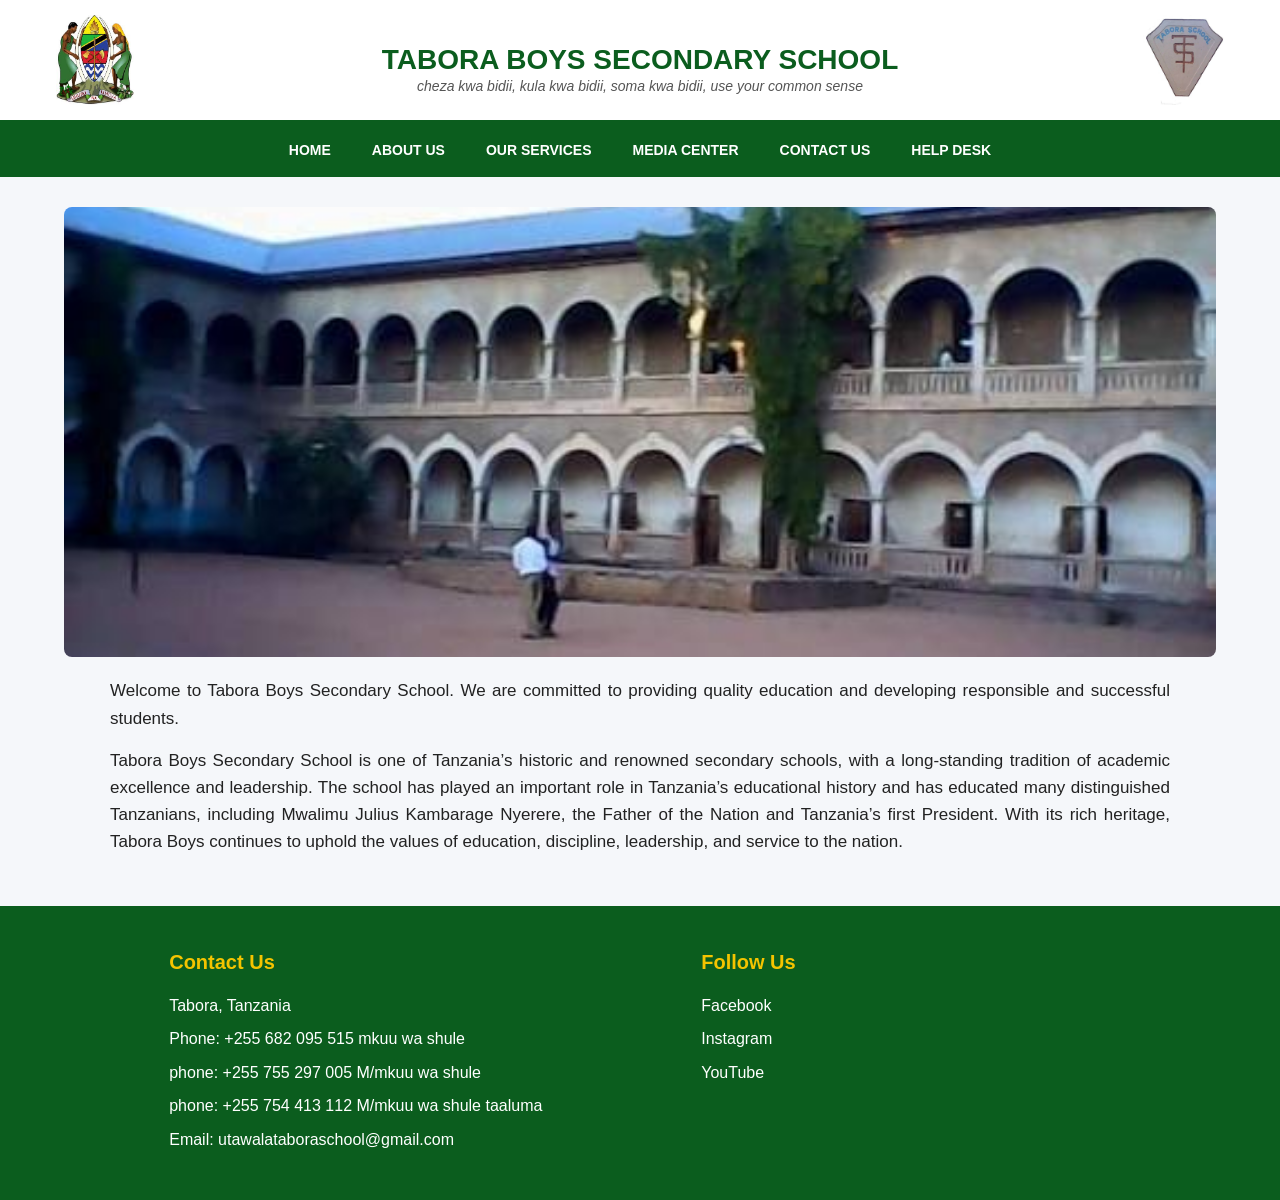
<file: index.html>
<!DOCTYPE html>
<html lang="en">
<head>
    <meta charset="UTF-8">
    <meta name="viewport" content="width=device-width, initial-scale=1.0">
    <title>TABORA BOYS SECONDARY SCHOOL</title>
    <link rel="stylesheet" href="style.css">
</head>
<body>
    <header>
        <img src="nembo ya taifa.jpg" alt="logo">
        <h2>TABORA BOYS SECONDARY SCHOOL</h2>
        <p>cheza kwa bidii, kula kwa bidii, soma kwa bidii, use your common sense</p>
        <img src="ts logo.jpg" alt="logo">
    </header>
    <nav class="navbar">
        <a href="index.html">HOME</a>
        <a href="about us.html">ABOUT US</a>
        <a href="our services.html">OUR SERVICES</a>
        <a href="media center.html">MEDIA CENTER</a>
        <a href="contact.html">CONTACT US</a>
        <a href="help desk.html">HELP DESK</a>

    </nav>
    <img src="ts bweni.jpg" alt="picha">
    <p>
            Welcome to Tabora Boys Secondary School.
            We are committed to providing quality education
            and developing responsible and successful students.
        </p>
        <p>
            Tabora Boys Secondary School is one of Tanzania’s historic and renowned secondary schools, with a long-standing tradition of academic excellence and leadership. The school has played an important role in Tanzania’s educational history and has educated many distinguished Tanzanians, including Mwalimu Julius Kambarage Nyerere, the Father of the Nation and Tanzania’s first President.

With its rich heritage, Tabora Boys continues to uphold the values of education, discipline, leadership, and service to the nation.
        </p>
    

<footer>
     <div>
        <h3>Contact Us</h3>
        <p>Tabora, Tanzania</p>
        <p>Phone: +255 682 095 515 mkuu wa shule</p>
        <p>phone: +255 755 297 005 M/mkuu wa shule</p>
        <p>phone: +255 754 413 112 M/mkuu wa shule taaluma</p>
        <p>Email: utawalataboraschool@gmail.com</p>
    </div>

    <div>
        <h3>Follow Us</h3>
        <p>
            <a href="#">Facebook</a>
        </p>
        <p>
            <a href="#">Instagram</a>
        </p>
            <p>
            <a href="#">YouTube</a>
        </p>
    </div>
</footer>
</body>
</html>
</file>
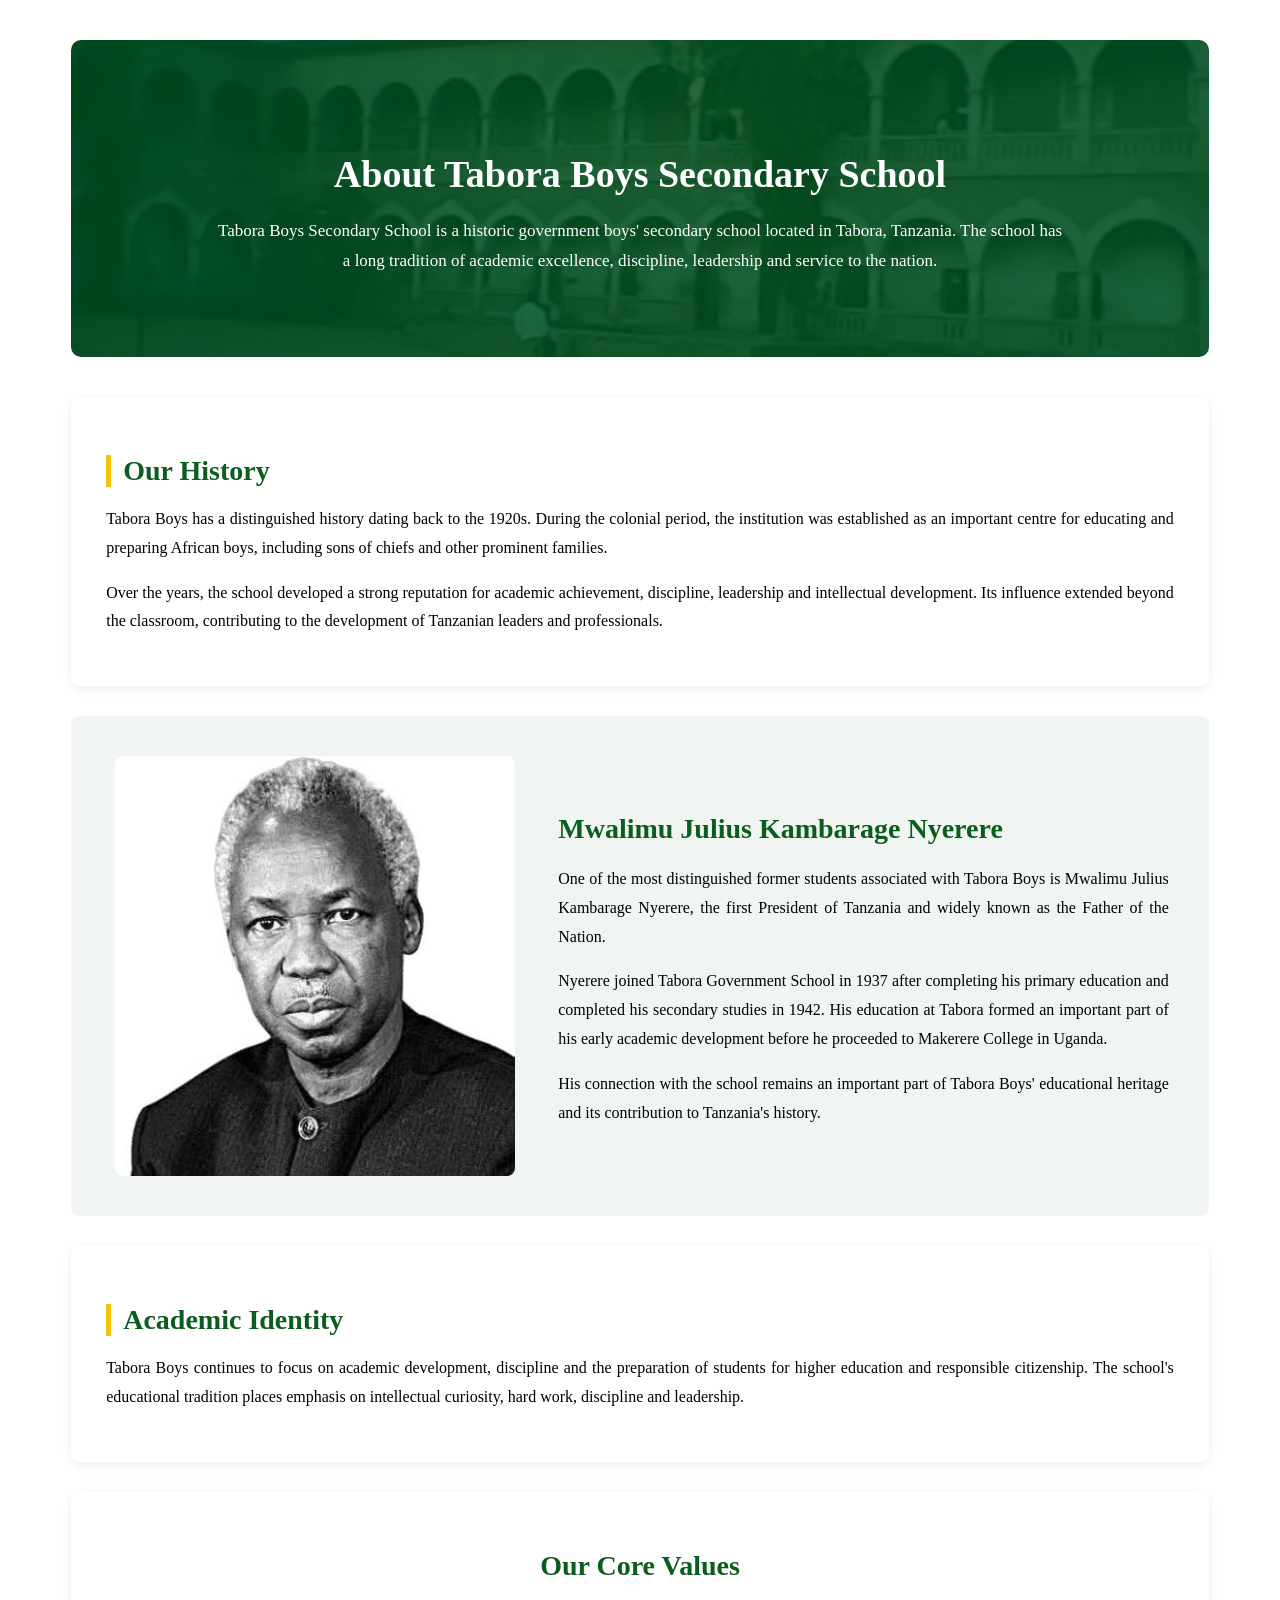
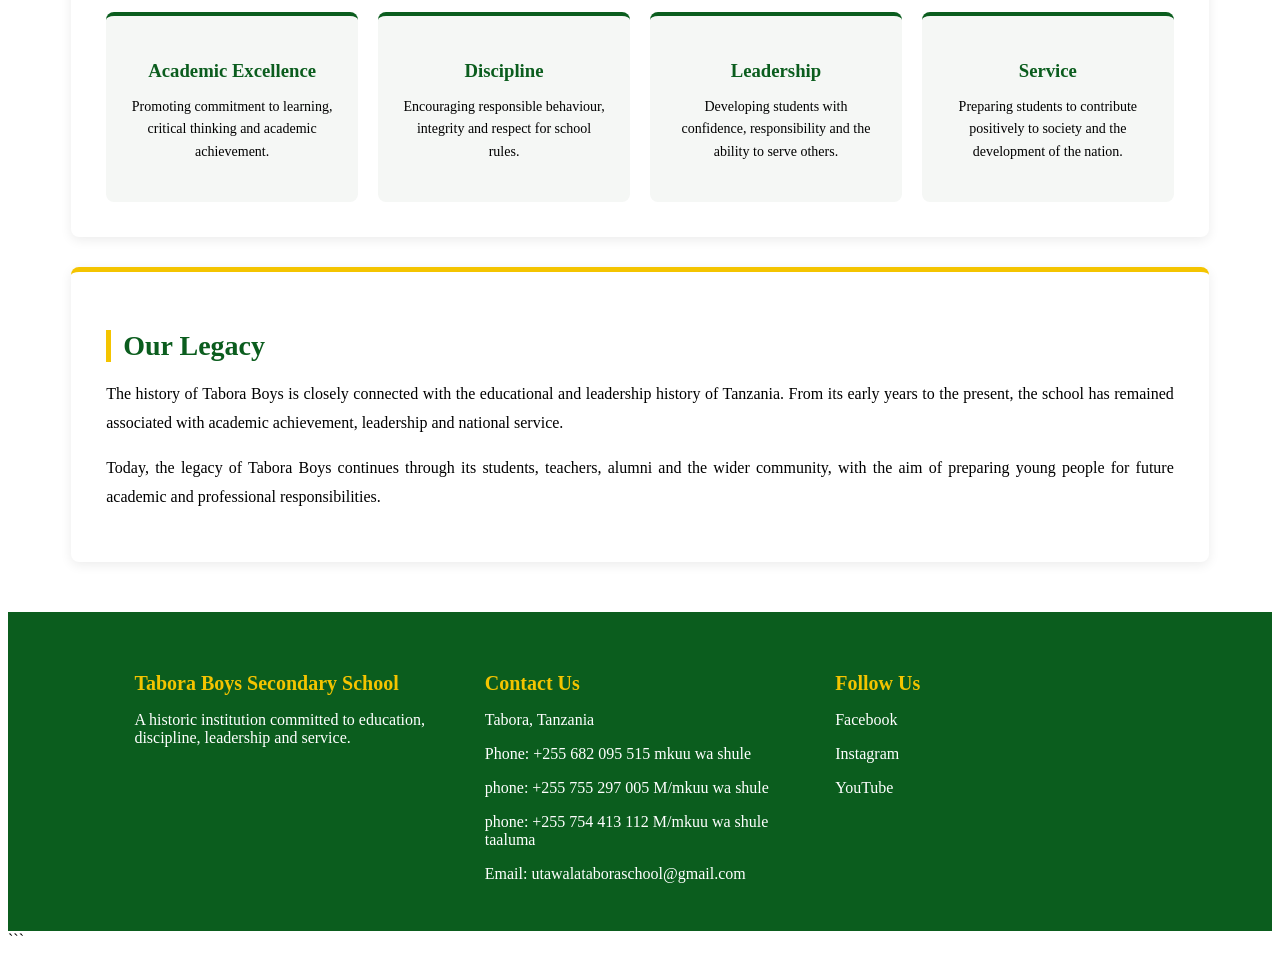
<file: about us.html>
<link rel="stylesheet" href="style1.css">
<body>
    <!-- ABOUT US -->
    <main class="about-container">

        <section class="about-hero">
            <h1>About Tabora Boys Secondary School</h1>

            <p>
                Tabora Boys Secondary School is a historic government boys'
                secondary school located in Tabora, Tanzania. The school has
                a long tradition of academic excellence, discipline,
                leadership and service to the nation.
            </p>
        </section>


        <!-- OUR HISTORY -->
        <section class="about-section">

            <h2>Our History</h2>

            <p>
                Tabora Boys has a distinguished history dating back to the
                1920s. During the colonial period, the institution was
                established as an important centre for educating and preparing
                African boys, including sons of chiefs and other prominent
                families.
            </p>

            <p>
                Over the years, the school developed a strong reputation for
                academic achievement, discipline, leadership and intellectual
                development. Its influence extended beyond the classroom,
                contributing to the development of Tanzanian leaders and
                professionals.
            </p>

        </section>


        <!-- NYERERE -->
        <section class="nyerere-section">

            <div class="nyerere-image">
                <img src="nyerere.jpg" alt="Mwalimu Julius Kambarage Nyerere">
            </div>

            <div class="nyerere-content">

                <h2>Mwalimu Julius Kambarage Nyerere</h2>

                <p>
                    One of the most distinguished former students associated
                    with Tabora Boys is Mwalimu Julius Kambarage Nyerere,
                    the first President of Tanzania and widely known as the
                    Father of the Nation.
                </p>

                <p>
                    Nyerere joined Tabora Government School in 1937 after
                    completing his primary education and completed his
                    secondary studies in 1942. His education at Tabora formed
                    an important part of his early academic development before
                    he proceeded to Makerere College in Uganda.
                </p>

                <p>
                    His connection with the school remains an important part
                    of Tabora Boys' educational heritage and its contribution
                    to Tanzania's history.
                </p>

            </div>

        </section>


        <!-- ACADEMIC IDENTITY -->
        <section class="about-section">

            <h2>Academic Identity</h2>

            <p>
                Tabora Boys continues to focus on academic development,
                discipline and the preparation of students for higher
                education and responsible citizenship. The school's
                educational tradition places emphasis on intellectual
                curiosity, hard work, discipline and leadership.
            </p>

        </section>


        <!-- SCHOOL VALUES -->
        <section class="values-section">

            <h2>Our Core Values</h2>

            <div class="values-container">

                <div class="value-card">
                    <h3>Academic Excellence</h3>
                    <p>
                        Promoting commitment to learning, critical thinking
                        and academic achievement.
                    </p>
                </div>

                <div class="value-card">
                    <h3>Discipline</h3>
                    <p>
                        Encouraging responsible behaviour, integrity and
                        respect for school rules.
                    </p>
                </div>

                <div class="value-card">
                    <h3>Leadership</h3>
                    <p>
                        Developing students with confidence, responsibility
                        and the ability to serve others.
                    </p>
                </div>

                <div class="value-card">
                    <h3>Service</h3>
                    <p>
                        Preparing students to contribute positively to
                        society and the development of the nation.
                    </p>
                </div>

            </div>

        </section>


        <!-- LEGACY -->
        <section class="legacy-section">

            <h2>Our Legacy</h2>

            <p>
                The history of Tabora Boys is closely connected with the
                educational and leadership history of Tanzania. From its
                early years to the present, the school has remained associated
                with academic achievement, leadership and national service.
            </p>

            <p>
                Today, the legacy of Tabora Boys continues through its
                students, teachers, alumni and the wider community, with the
                aim of preparing young people for future academic and
                professional responsibilities.
            </p>

        </section>

    </main>


    <!-- FOOTER -->
    <footer>

        <div>
            <h3>Tabora Boys Secondary School</h3>
            <p>
                A historic institution committed to education,
                discipline, leadership and service.
            </p>
        </div>

        <div>
            <h3>Contact Us</h3>
             <p>Tabora, Tanzania</p>
            <p>Phone: +255 682 095 515 mkuu wa shule</p>
            <p>phone: +255 755 297 005 M/mkuu wa shule</p>
            <p>phone: +255 754 413 112 M/mkuu wa shule taaluma</p>
            <p>Email: utawalataboraschool@gmail.com</p>
        </div>

        <div>
            <h3>Follow Us</h3>
            <p><a href="#">Facebook</a></p>
            <p><a href="#">Instagram</a></p>
            <p><a href="#">YouTube</a></p>
        </div>

    </footer>

</body>
</html>
```
</file>
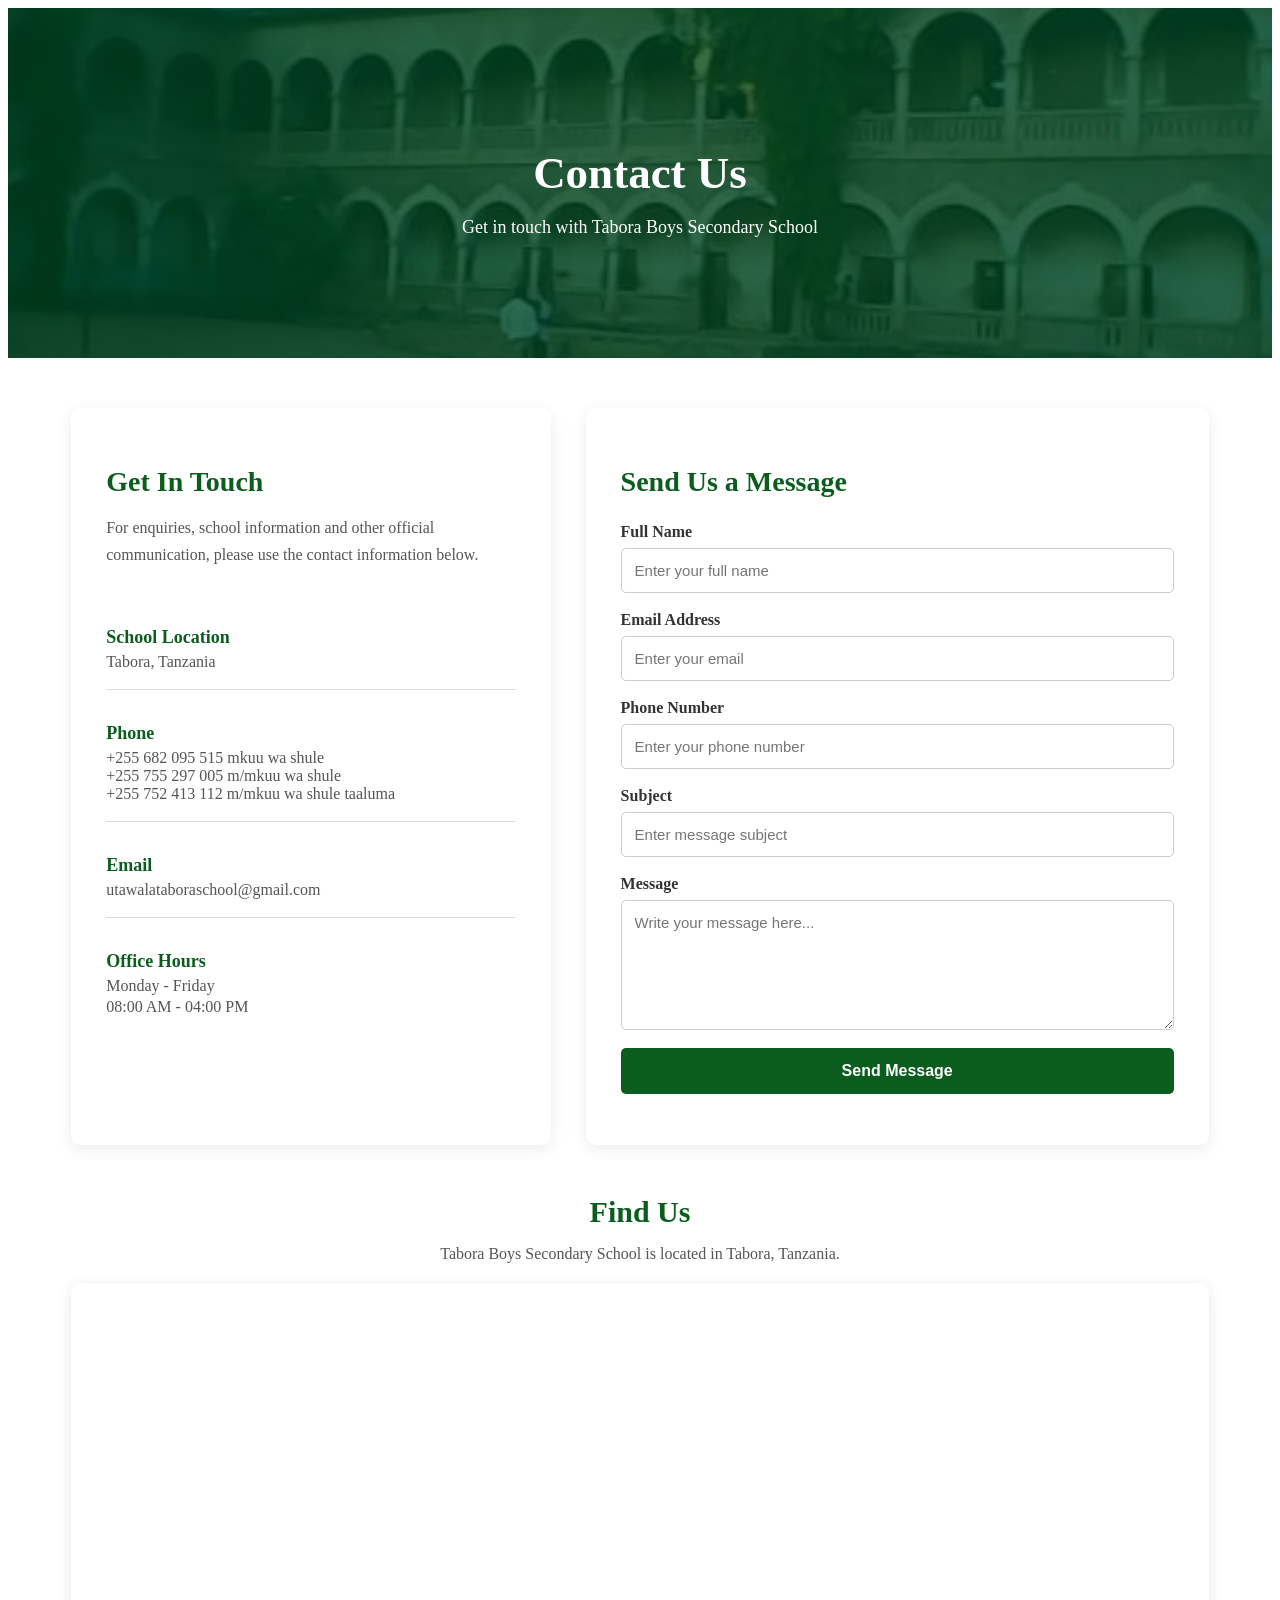
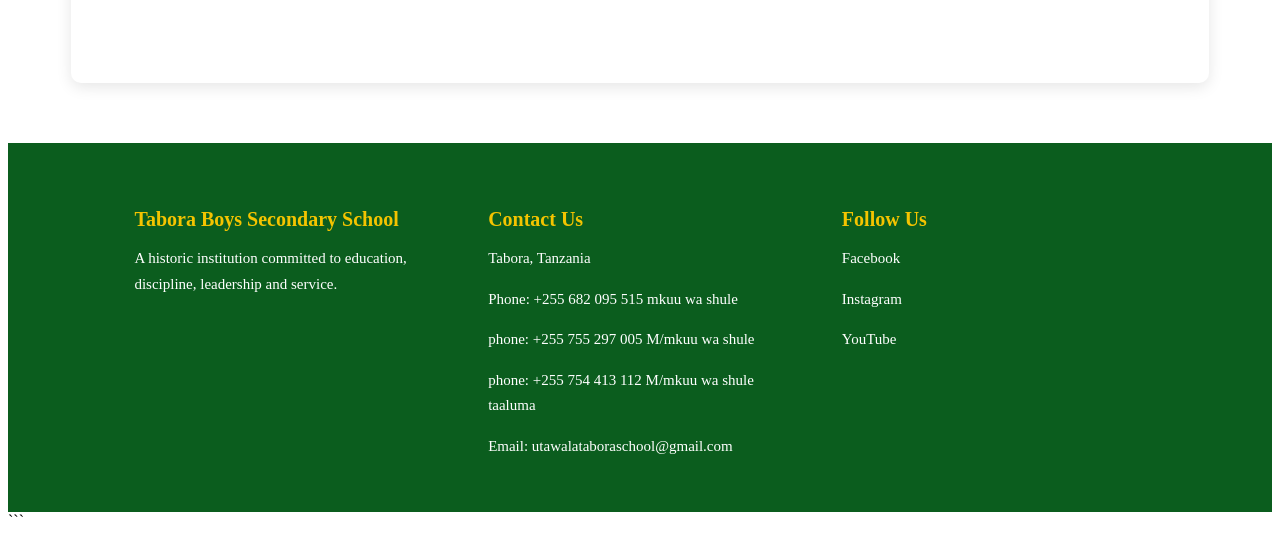
<file: contact.html>
<link rel="stylesheet" href="style3.css">
<body>
    <!-- CONTACT HERO -->
    <section class="contact-hero">

        <div>

            <h1>Contact Us</h1>

            <p>
                Get in touch with Tabora Boys Secondary School
            </p>

        </div>

    </section>


    <!-- CONTACT INFORMATION -->

    <section class="contact-container">

        <div class="contact-info">

            <h2>Get In Touch</h2>

            <p>
                For enquiries, school information and other official
                communication, please use the contact information below.
            </p>


            <div class="contact-item">

                <h3>School Location</h3>

                <p>
                    Tabora, Tanzania
                </p>

            </div>


            <div class="contact-item">

                <h3>Phone</h3>

                <p>
                    +255 682 095 515 mkuu wa shule<br>+255 755 297 005 m/mkuu wa shule<br>+255 752 413 112 m/mkuu wa shule taaluma
                </p>

            </div>


            <div class="contact-item">

                <h3>Email</h3>

                <p>
                    utawalataboraschool@gmail.com
                </p>

            </div>


            <div class="contact-item">

                <h3>Office Hours</h3>

                <p>
                    Monday - Friday
                </p>

                <p>
                    08:00 AM - 04:00 PM
                </p>

            </div>

        </div>


        <!-- CONTACT FORM -->

        <div class="contact-form">

            <h2>Send Us a Message</h2>

            <form action="#" method="post">

                <label for="name">Full Name</label>

                <input
                    type="text"
                    id="name"
                    name="name"
                    placeholder="Enter your full name"
                    required
                >


                <label for="email">Email Address</label>

                <input
                    type="email"
                    id="email"
                    name="email"
                    placeholder="Enter your email"
                    required
                >


                <label for="phone">Phone Number</label>

                <input
                    type="tel"
                    id="phone"
                    name="phone"
                    placeholder="Enter your phone number"
                >


                <label for="subject">Subject</label>

                <input
                    type="text"
                    id="subject"
                    name="subject"
                    placeholder="Enter message subject"
                    required
                >


                <label for="message">Message</label>

                <textarea
                    id="message"
                    name="message"
                    rows="6"
                    placeholder="Write your message here..."
                    required
                ></textarea>


                <button type="submit">
                    Send Message
                </button>

            </form>

        </div>

    </section>


    <!-- LOCATION -->

    <section class="location-section">

        <h2>Find Us</h2>

        <p>
            Tabora Boys Secondary School is located in Tabora, Tanzania.
        </p>

        <div class="map-box">
            <iframe
        src="https://www.google.com/maps?q=Tabora+Boys+Secondary+School,+Tabora,+Tanzania&output=embed"
        width="100%"
        height="400"
        style="border:0;"
        allowfullscreen=""
        loading="lazy">
    </iframe>
</div>

    </section>


    <!-- FOOTER -->

    <footer>

        <div>

            <h3>Tabora Boys Secondary School</h3>

            <p>
                A historic institution committed to education,
                discipline, leadership and service.
            </p>

        </div>


        <div>

            <h3>Contact Us</h3>

             <p>Tabora, Tanzania</p>
             <p>Phone: +255 682 095 515 mkuu wa shule</p>
             <p>phone: +255 755 297 005 M/mkuu wa shule</p>
             <p>phone: +255 754 413 112 M/mkuu wa shule taaluma</p>
             <p>Email: utawalataboraschool@gmail.com</p>

        </div>


        <div>

            <h3>Follow Us</h3>

            <p>
                <a href="#">Facebook</a>
            </p>

            <p>
                <a href="#">Instagram</a>
            </p>

            <p>
                <a href="#">YouTube</a>
            </p>

        </div>

    </footer>


</body>

</html>
```
</file>
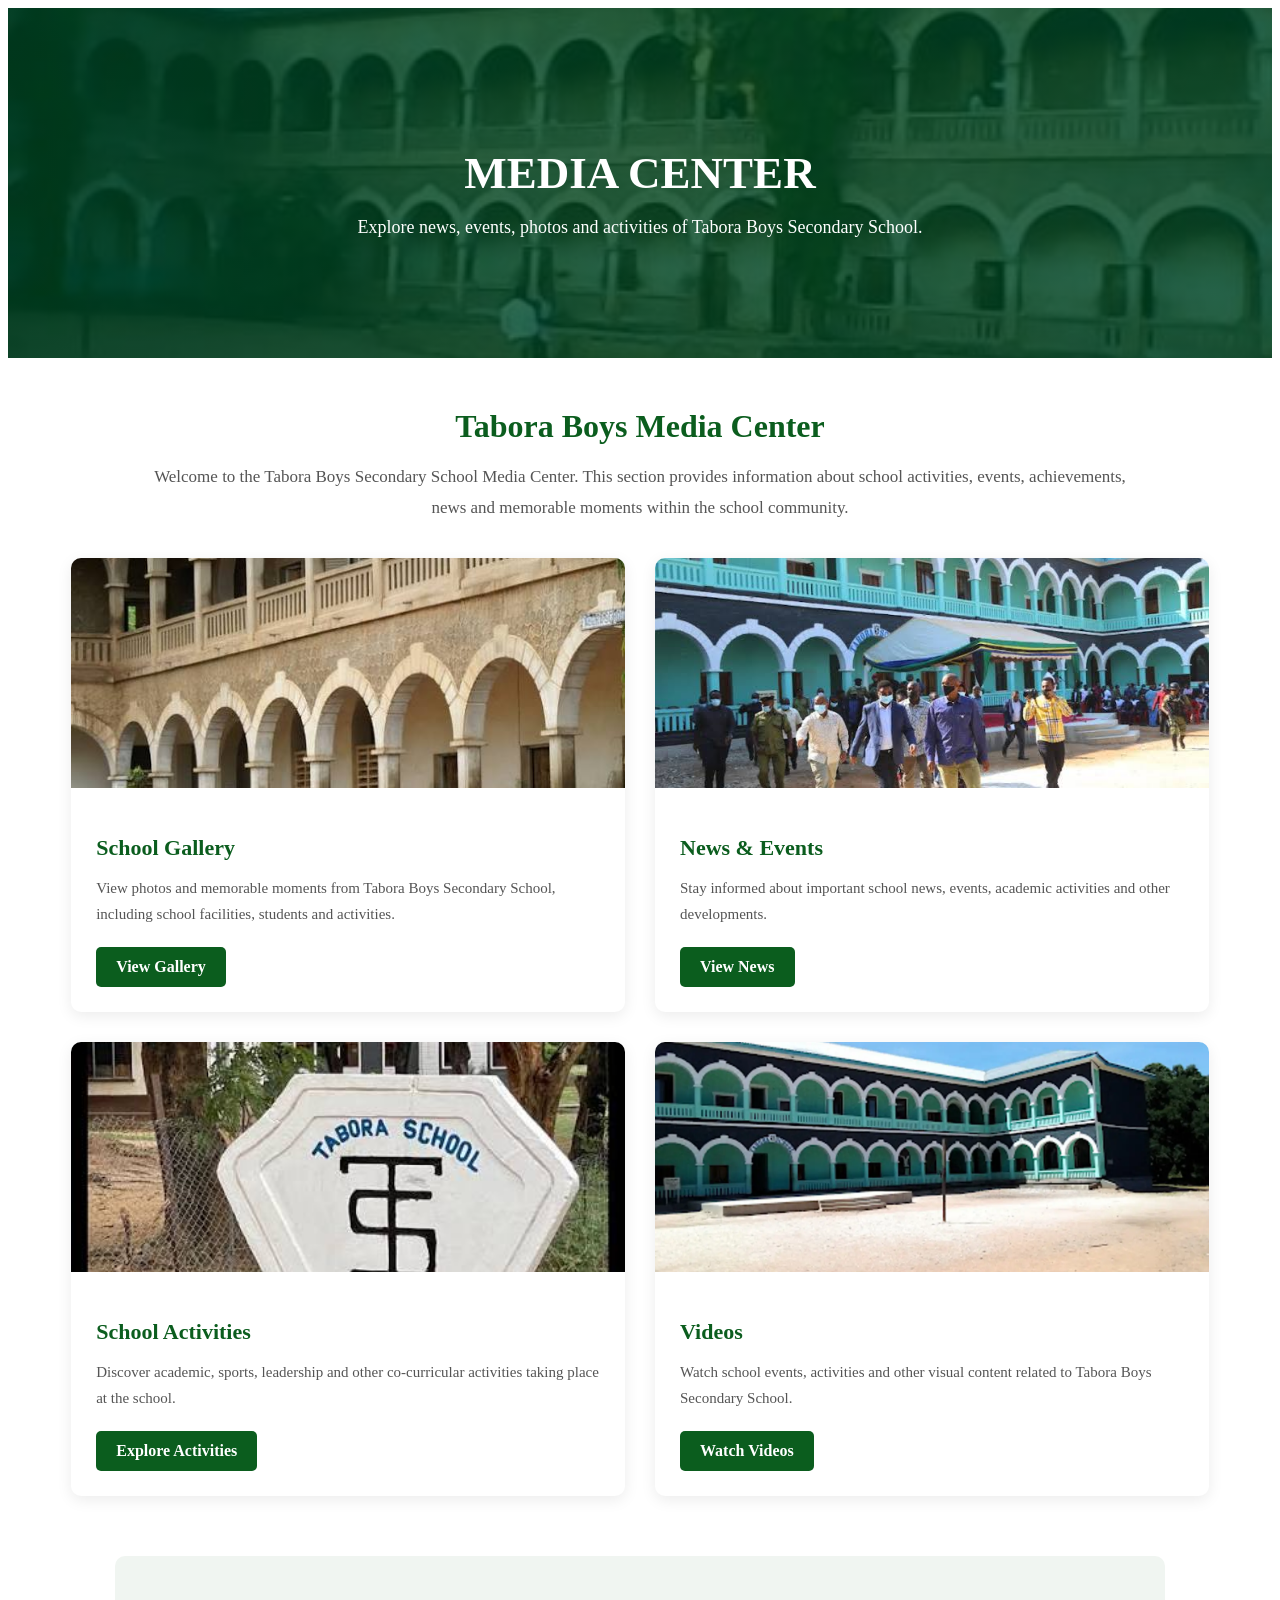
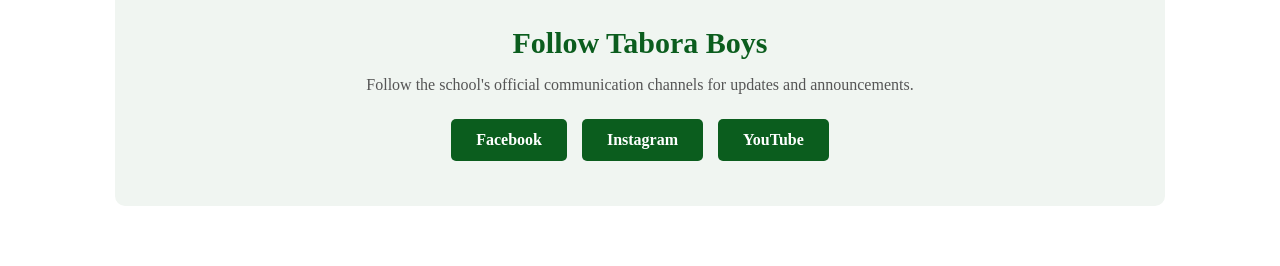
<file: media center.html>
<link rel="stylesheet" href="style4.css">
<body>

    <!-- HERO -->
    <section class="media-hero">

        <div>

            <h1>MEDIA CENTER</h1>

            <p>
                Explore news, events, photos and activities
                of Tabora Boys Secondary School.
            </p>

        </div>

    </section>


    <!-- INTRODUCTION -->
    <section class="media-intro">

        <h2>Tabora Boys Media Center</h2>

        <p>
            Welcome to the Tabora Boys Secondary School Media Center.
            This section provides information about school activities,
            events, achievements, news and memorable moments within
            the school community.
        </p>

    </section>


    <!-- MEDIA CARDS -->
    <section class="media-container">


        <!-- GALLERY -->
        <div class="media-card">

            <div class="media-image">
                <img src="ts bweni2.jpg" alt="Tabora Boys School">
            </div>

            <div class="media-content">

                <h3>School Gallery</h3>

                <p>
                    View photos and memorable moments from
                    Tabora Boys Secondary School, including
                    school facilities, students and activities.
                </p>

                <a href="gallery.html" class="media-button">
                    View Gallery
                </a>

            </div>

        </div>


        <!-- NEWS -->
        <div class="media-card">

            <div class="media-image">

                <img src="bweni2.jpg" alt="School News">

            </div>

            <div class="media-content">

                <h3>News & Events</h3>

                <p>
                    Stay informed about important school
                    news, events, academic activities and
                    other developments.
                </p>

                <a href="publication.html" class="media-button">
                    View News
                </a>

            </div>

        </div>


        <!-- SCHOOL ACTIVITIES -->
        <div class="media-card">

            <div class="media-image">

                <img src="logo.jpg" alt="School Activities">

            </div>

            <div class="media-content">

                <h3>School Activities</h3>

                <p>
                    Discover academic, sports, leadership
                    and other co-curricular activities
                    taking place at the school.
                </p>

                <a href="our services.html" class="media-button">
                    Explore Activities
                </a>

            </div>

        </div>


        <!-- VIDEOS -->
        <div class="media-card">

            <div class="media-image">

                <img src="bweni1.webp" alt="School Videos">

            </div>

            <div class="media-content">

                <h3>Videos</h3>

                <p>
                    Watch school events, activities and
                    other visual content related to
                    Tabora Boys Secondary School.
                </p>

                <a href="#" class="media-button">
                    Watch Videos
                </a>

            </div>

        </div>

    </section>


    <!-- SOCIAL MEDIA -->
    <section class="social-section">

        <h2>Follow Tabora Boys</h2>

        <p>
            Follow the school's official communication channels
            for updates and announcements.
        </p>

        <div class="social-links">

            <a href="#" class="social-button">
                Facebook
            </a>

            <a href="#" class="social-button">
                Instagram
            </a>

            <a href="#" class="social-button">
                YouTube
            </a>

        </div>

    </section>
</body>

</html>
</file>
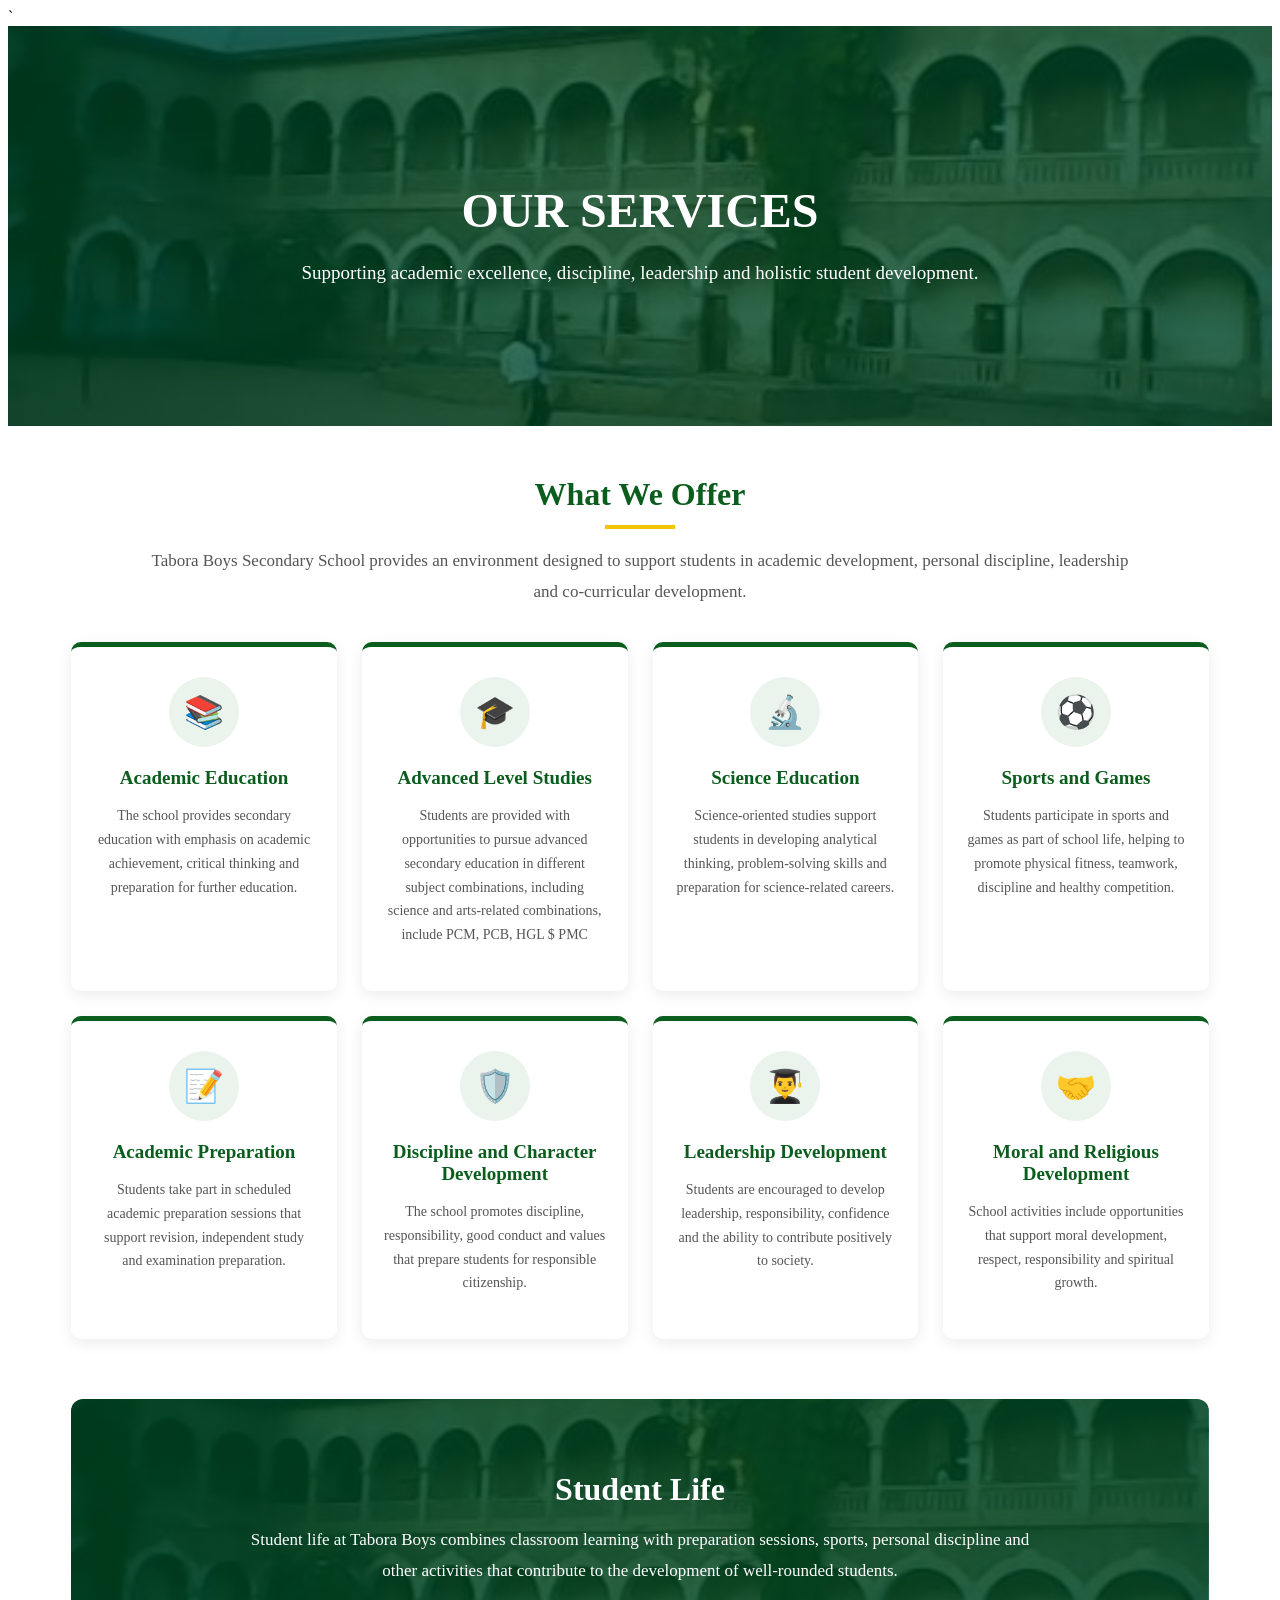
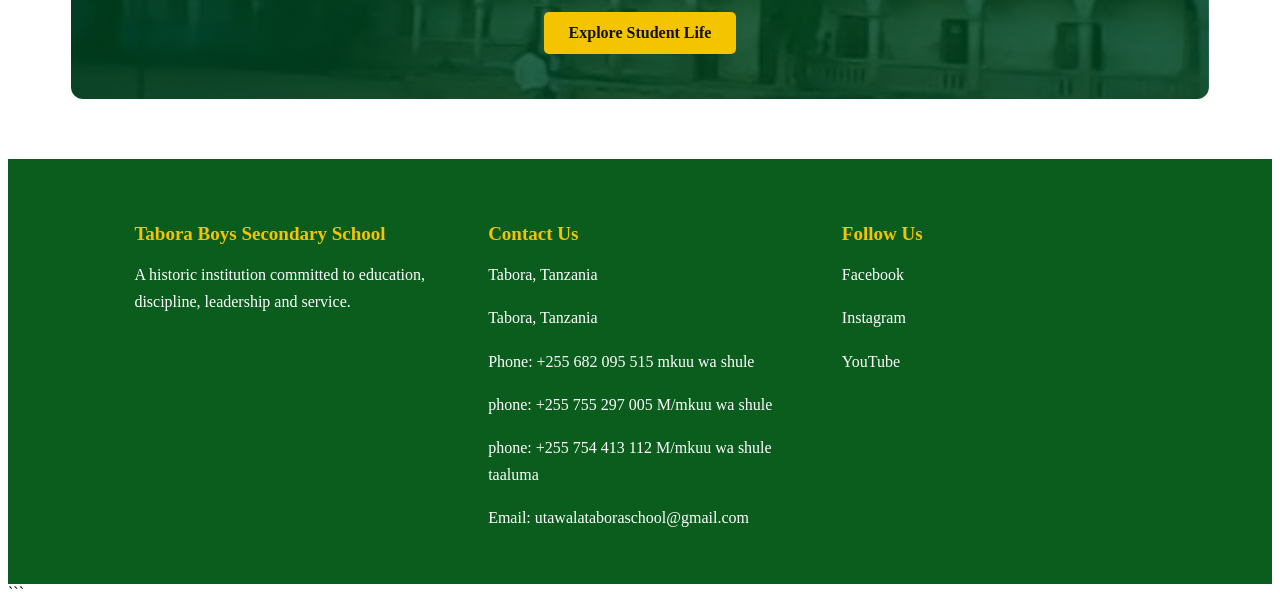
<file: our services.html>
<link rel="stylesheet" href="style2.css">
`<body>
    <!-- SERVICES HERO -->
    <section class="services-hero">

        <div class="services-overlay">

            <h1>Our Services</h1>

            <p>
                Supporting academic excellence, discipline,
                leadership and holistic student development.
            </p>

        </div>

    </section>


    <!-- INTRODUCTION -->

    <section class="services-intro">

        <h2>What We Offer</h2>

        <p>
            Tabora Boys Secondary School provides an environment
            designed to support students in academic development,
            personal discipline, leadership and co-curricular
            development.
        </p>

    </section>


    <!-- SERVICES -->

    <section class="services-container">


        <!-- ACADEMIC EDUCATION -->

        <div class="service-card">

            <div class="service-icon">
                📚
            </div>

            <h3>Academic Education</h3>

            <p>
                The school provides secondary education with emphasis
                on academic achievement, critical thinking and
                preparation for further education.
            </p>

        </div>


        <!-- ADVANCED LEVEL -->

        <div class="service-card">

            <div class="service-icon">
                🎓
            </div>

            <h3>Advanced Level Studies</h3>

            <p>
                Students are provided with opportunities to pursue
                advanced secondary education in different subject
                combinations, including science and arts-related
                combinations, include PCM, PCB, HGL $ PMC
            </p>

        </div>


        <!-- SCIENCE EDUCATION -->

        <div class="service-card">

            <div class="service-icon">
                🔬
            </div>

            <h3>Science Education</h3>

            <p>
                Science-oriented studies support students in developing
                analytical thinking, problem-solving skills and
                preparation for science-related careers.
            </p>

        </div>


        <!-- SPORTS -->

        <div class="service-card">

            <div class="service-icon">
                ⚽
            </div>

            <h3>Sports and Games</h3>

            <p>
                Students participate in sports and games as part of
                school life, helping to promote physical fitness,
                teamwork, discipline and healthy competition.
            </p>

        </div>


        <!-- STUDENT PREPARATION -->

        <div class="service-card">

            <div class="service-icon">
                📝
            </div>

            <h3>Academic Preparation</h3>

            <p>
                Students take part in scheduled academic preparation
                sessions that support revision, independent study and
                examination preparation.
            </p>

        </div>


        <!-- DISCIPLINE -->

        <div class="service-card">

            <div class="service-icon">
                🛡️
            </div>

            <h3>Discipline and Character Development</h3>

            <p>
                The school promotes discipline, responsibility,
                good conduct and values that prepare students for
                responsible citizenship.
            </p>

        </div>


        <!-- LEADERSHIP -->

        <div class="service-card">

            <div class="service-icon">
                👨‍🎓
            </div>

            <h3>Leadership Development</h3>

            <p>
                Students are encouraged to develop leadership,
                responsibility, confidence and the ability to
                contribute positively to society.
            </p>

        </div>


        <!-- RELIGIOUS AND MORAL EDUCATION -->

        <div class="service-card">

            <div class="service-icon">
                🤝
            </div>

            <h3>Moral and Religious Development</h3>

            <p>
                School activities include opportunities that support
                moral development, respect, responsibility and
                spiritual growth.
            </p>

        </div>

    </section>


    <!-- STUDENT LIFE -->

    <section class="student-life">

        <div class="student-life-content">

            <h2>Student Life</h2>

            <p>
                Student life at Tabora Boys combines classroom learning
                with preparation sessions, sports, personal discipline
                and other activities that contribute to the development
                of well-rounded students.
            </p>

            <a href="media center.html" class="services-button">
                Explore Student Life
            </a>

        </div>

    </section>


    <!-- FOOTER -->

    <footer>

        <div>

            <h3>Tabora Boys Secondary School</h3>

            <p>
                A historic institution committed to education,
                discipline, leadership and service.
            </p>

        </div>


        <div>

            <h3>Contact Us</h3>

            <p>Tabora, Tanzania</p>

             <p>Tabora, Tanzania</p>
             <p>Phone: +255 682 095 515 mkuu wa shule</p>
             <p>phone: +255 755 297 005 M/mkuu wa shule</p>
             <p>phone: +255 754 413 112 M/mkuu wa shule taaluma</p>
             <p>Email: utawalataboraschool@gmail.com</p>

        </div>


        <div>

            <h3>Follow Us</h3>

            <p>
                <a href="#">Facebook</a>
            </p>

            <p>
                <a href="#">Instagram</a>
            </p>

            <p>
                <a href="#">YouTube</a>
            </p>

        </div>

    </footer>


</body>

</html>
```
</file>
<file: style.css>
/* GENERAL SETTINGS */
* {
    margin: 0;
    padding: 0;
    box-sizing: border-box;
}

body {
    font-family: Arial, sans-serif;
    background-color: #f5f7fa;
    color: #222;
    line-height: 1.6;
}


/* HEADER */
header {
    background-color: #ffffff;
    display: flex;
    align-items: center;
    justify-content: space-between;
    padding: 15px 50px;
    border-bottom: 3px solid #0b5d1e;
}

header img {
    width: 90px;
    height: 90px;
    object-fit: contain;
}

header h2 {
    color: #0b5d1e;
    font-size: 28px;
    text-align: center;
}

header p {
    position: absolute;
    top: 75px;
    left: 50%;
    transform: translateX(-50%);
    font-size: 14px;
    font-style: italic;
    color: #555;
}


/* NAVIGATION BAR */
.navbar {
    background-color: #0b5d1e;
    display: flex;
    justify-content: center;
    align-items: center;
    gap: 5px;
    padding: 0;
}

.navbar a {
    color: white;
    text-decoration: none;
    padding: 16px 18px;
    font-size: 14px;
    font-weight: bold;
}

.navbar a:hover {
    background-color: #f4c400;
    color: #000;
}


/* MAIN SCHOOL IMAGE */
body > img {
    display: block;
    width: 90%;
    max-width: 1200px;
    height: 450px;
    object-fit: cover;
    margin: 30px auto 20px;
    border-radius: 8px;
}


/* INTRODUCTION AND HISTORY */
body > p {
    max-width: 1100px;
    margin: 15px auto;
    padding: 0 20px;
    font-size: 17px;
    text-align: justify;
}


/* FOOTER */
footer {
    background-color: #0b5d1e;
    color: white;
    display: flex;
    justify-content: space-around;
    gap: 40px;
    padding: 40px 10%;
    margin-top: 50px;
}

footer div {
    width: 40%;
}

footer h3 {
    color: #f4c400;
    margin-bottom: 15px;
    font-size: 20px;
}

footer p {
    margin-bottom: 8px;
}

footer a {
    color: white;
    text-decoration: none;
}

footer a:hover {
    color: #f4c400;
    text-decoration: underline;
}


/* MOBILE RESPONSIVENESS */
@media (max-width: 768px) {

    header {
        flex-direction: column;
        padding: 20px;
    }

    header img {
        width: 70px;
        height: 70px;
    }

    header h2 {
        font-size: 22px;
        margin: 10px 0;
    }

    header p {
        position: static;
        transform: none;
        text-align: center;
    }

    .navbar {
        flex-direction: column;
    }

    .navbar a {
        width: 100%;
        text-align: center;
        padding: 12px;
    }

    body > img {
        width: 95%;
        height: 250px;
    }

    body > p {
        font-size: 15px;
        text-align: left;
    }

    footer {
        flex-direction: column;
        padding: 30px;
    }

    footer div {
        width: 100%;
    }
}
</file>
<file: style1.css>
/* ================================
   ABOUT US PAGE
================================ */

.about-container {
    width: 90%;
    max-width: 1200px;
    margin: 40px auto;
}


/* ABOUT HERO */

.about-hero {
    background: linear-gradient(rgba(0, 80, 30, 0.85), rgba(0, 80, 30, 0.85)),
                url("ts bweni.jpg") center/cover;
    color: white;
    text-align: center;
    padding: 80px 30px;
    border-radius: 10px;
    margin-bottom: 40px;
}

.about-hero h1 {
    font-size: 38px;
    margin-bottom: 20px;
}

.about-hero p {
    max-width: 850px;
    margin: auto;
    font-size: 17px;
    line-height: 1.8;
}


/* GENERAL SECTIONS */

.about-section,
.legacy-section {
    background-color: white;
    padding: 35px;
    margin-bottom: 30px;
    border-radius: 8px;
    box-shadow: 0 3px 12px rgba(0, 0, 0, 0.08);
}

.about-section h2,
.legacy-section h2 {
    color: #0b5d1e;
    font-size: 28px;
    margin-bottom: 18px;
    border-left: 5px solid #f4c400;
    padding-left: 12px;
}

.about-section p,
.legacy-section p {
    font-size: 16px;
    line-height: 1.8;
    text-align: justify;
    margin-bottom: 15px;
}


/* NYERERE SECTION */

.nyerere-section {
    display: flex;
    align-items: center;
    gap: 40px;
    background-color: #f0f5f1;
    padding: 40px;
    margin-bottom: 30px;
    border-radius: 8px;
}

.nyerere-image {
    flex: 1;
}

.nyerere-image img {
    width: 100%;
    max-width: 400px;
    height: 420px;
    object-fit: cover;
    border-radius: 8px;
    display: block;
    margin: auto;
}

.nyerere-content {
    flex: 1.5;
}

.nyerere-content h2 {
    color: #0b5d1e;
    font-size: 28px;
    margin-bottom: 20px;
}

.nyerere-content p {
    line-height: 1.8;
    margin-bottom: 15px;
    text-align: justify;
}


/* CORE VALUES */

.values-section {
    background-color: white;
    padding: 35px;
    margin-bottom: 30px;
    border-radius: 8px;
    box-shadow: 0 3px 12px rgba(0, 0, 0, 0.08);
}

.values-section h2 {
    color: #0b5d1e;
    text-align: center;
    font-size: 28px;
    margin-bottom: 30px;
}

.values-container {
    display: grid;
    grid-template-columns: repeat(4, 1fr);
    gap: 20px;
}

.value-card {
    background-color: #f5f7f5;
    padding: 25px;
    text-align: center;
    border-radius: 8px;
    border-top: 4px solid #0b5d1e;
    transition: 0.3s;
}

.value-card:hover {
    transform: translateY(-6px);
    box-shadow: 0 6px 15px rgba(0, 0, 0, 0.12);
}

.value-card h3 {
    color: #0b5d1e;
    margin-bottom: 12px;
}

.value-card p {
    font-size: 14px;
    line-height: 1.6;
}


/* LEGACY */

.legacy-section {
    border-top: 5px solid #f4c400;
}


/* ================================
   MOBILE RESPONSIVENESS
================================ */

@media (max-width: 900px) {

    .values-container {
        grid-template-columns: repeat(2, 1fr);
    }

    .nyerere-section {
        flex-direction: column;
    }

    .nyerere-image img {
        max-width: 500px;
    }
}


@media (max-width: 600px) {

    .about-container {
        width: 94%;
    }

    .about-hero {
        padding: 50px 20px;
    }

    .about-hero h1 {
        font-size: 28px;
    }

    .about-section,
    .legacy-section,
    .values-section,
    .nyerere-section {
        padding: 22px;
    }

    .nyerere-image img {
        height: 300px;
    }

    .values-container {
        grid-template-columns: 1fr;
    }

}
/* FOOTER */
footer {
    background-color: #0b5d1e;
    color: white;
    display: flex;
    justify-content: space-around;
    gap: 40px;
    padding: 40px 10%;
    margin-top: 50px;
}

footer div {
    width: 40%;
}

footer h3 {
    color: #f4c400;
    margin-bottom: 15px;
    font-size: 20px;
}

footer p {
    margin-bottom: 8px;
}

footer a {
    color: white;
    text-decoration: none;
}

footer a:hover {
    color: #f4c400;
    text-decoration: underline;
}


/* MOBILE RESPONSIVENESS */
@media (max-width: 768px) {

    header {
        flex-direction: column;
        padding: 20px;
    }

    header img {
        width: 70px;
        height: 70px;
    }

    header h2 {
        font-size: 22px;
        margin: 10px 0;
    }

    header p {
        position: static;
        transform: none;
        text-align: center;
    }

    .navbar {
        flex-direction: column;
    }

    .navbar a {
        width: 100%;
        text-align: center;
        padding: 12px;
    }

    body > img {
        width: 95%;
        height: 250px;
    }

    body > p {
        font-size: 15px;
        text-align: left;
    }

    footer {
        flex-direction: column;
        padding: 30px;
    }

    footer div {
        width: 100%;
    }
}
</file>
<file: style3.css>
/* =========================
   CONTACT PAGE
========================= */

.contact-hero {
    width: 100%;
    height: 350px;

    background-image:
        linear-gradient(
            rgba(0, 70, 30, 0.78),
            rgba(0, 70, 30, 0.78)
        ),
        url("ts bweni.jpg");

    background-size: cover;
    background-position: center;

    display: flex;
    align-items: center;
    justify-content: center;

    text-align: center;
    color: white;
}

.contact-hero h1 {
    font-size: 45px;
    margin-bottom: 10px;
}

.contact-hero p {
    font-size: 18px;
}


/* CONTACT MAIN AREA */

.contact-container {
    width: 90%;
    max-width: 1150px;

    margin: 50px auto;

    display: grid;
    grid-template-columns: 1fr 1.3fr;

    gap: 35px;
}


/* CONTACT INFORMATION */

.contact-info {
    background: white;

    padding: 35px;

    border-radius: 10px;

    box-shadow: 0 4px 15px rgba(0, 0, 0, 0.08);
}

.contact-info h2 {
    color: #0b5d1e;

    font-size: 28px;

    margin-bottom: 15px;
}

.contact-info > p {
    color: #555;

    line-height: 1.7;

    margin-bottom: 25px;
}


/* CONTACT ITEMS */

.contact-item {
    padding: 15px 0;

    border-bottom: 1px solid #ddd;
}

.contact-item:last-child {
    border-bottom: none;
}

.contact-item h3 {
    color: #0b5d1e;

    margin-bottom: 5px;

    font-size: 18px;
}

.contact-item p {
    color: #555;

    margin: 3px 0;
}


/* CONTACT FORM */

.contact-form {
    background: white;

    padding: 35px;

    border-radius: 10px;

    box-shadow: 0 4px 15px rgba(0, 0, 0, 0.08);
}

.contact-form h2 {
    color: #0b5d1e;

    font-size: 28px;

    margin-bottom: 25px;
}


/* FORM LABEL */

.contact-form label {
    display: block;

    margin-bottom: 7px;

    font-weight: bold;

    color: #333;
}


/* INPUTS */

.contact-form input,
.contact-form textarea {
    width: 100%;

    padding: 13px;

    margin-bottom: 18px;

    border: 1px solid #ccc;

    border-radius: 5px;

    font-family: Arial, sans-serif;

    font-size: 15px;

    outline: none;
}


/* INPUT FOCUS */

.contact-form input:focus,
.contact-form textarea:focus {
    border-color: #0b5d1e;

    box-shadow: 0 0 5px rgba(11, 93, 30, 0.2);
}


/* TEXTAREA */

.contact-form textarea {
    resize: vertical;
}


/* SEND BUTTON */

.contact-form button {
    width: 100%;

    padding: 14px;

    background-color: #0b5d1e;

    color: white;

    border: none;

    border-radius: 5px;

    font-size: 16px;

    font-weight: bold;

    cursor: pointer;

    transition: 0.3s;
}

.contact-form button:hover {
    background-color: #f4c400;

    color: #111;
}


/* =========================
   LOCATION
========================= */

.location-section {
    width: 90%;
    max-width: 1150px;

    margin: 0 auto 60px;

    text-align: center;
}

.location-section h2 {
    color: #0b5d1e;

    font-size: 30px;

    margin-bottom: 10px;
}

.location-section > p {
    color: #555;

    margin-bottom: 20px;
}


/* MAP */

.map-box {
    width: 100%;
    height: 400px;
    border-radius: 10px;
    overflow: hidden;
    box-shadow: 0 4px 15px rgba(0,0,0,0.10);
}

.map-box iframe {
    width: 100%;
    height: 100%;
    border: 0;
}
/* =========================
   MOBILE RESPONSIVE
========================= */

@media (max-width: 800px) {

    .contact-hero {
        height: 280px;
    }

    .contact-hero h1 {
        font-size: 34px;
    }

    .contact-hero p {
        font-size: 15px;
    }

    .contact-container {
        width: 92%;

        grid-template-columns: 1fr;
    }

    .contact-info,
    .contact-form {
        padding: 25px;
    }

    .location-section {
        width: 92%;
    }

}
/* FOOTER */
footer {
    background-color: #0b5d1e;
    color: white;
    display: flex;
    justify-content: space-between;
    gap: 50px;
    padding: 45px 10%;
    margin-top: 50px;
}

/* Kila sehemu ya footer */
footer div {
    flex: 1;
}

/* Vichwa vya habari */
footer h3 {
    color: #f4c400;
    font-size: 20px;
    margin-bottom: 15px;
}

/* Maandishi */
footer p {
    font-size: 15px;
    line-height: 1.7;
    margin-bottom: 8px;
}

/* Links */
footer a {
    color: white;
    text-decoration: none;
    transition: 0.3s;
}

/* Link ikiguswa na mouse */
footer a:hover {
    color: #f4c400;
    text-decoration: underline;
}


/* MOBILE / SMALL SCREEN */
@media (max-width: 700px) {

    footer {
        flex-direction: column;
        padding: 35px 25px;
        gap: 30px;
    }

    footer div {
        width: 100%;
    }

    footer h3 {
        font-size: 18px;
    }

    footer p {
        font-size: 14px;
    }
}
</file>
<file: style4.css>
/* =========================
   MEDIA CENTER
========================= */

.media-hero {
    width: 100%;
    height: 350px;

    background-image:
        linear-gradient(
            rgba(0, 70, 30, 0.78),
            rgba(0, 70, 30, 0.78)
        ),
        url("ts bweni.jpg");

    background-size: cover;
    background-position: center;

    display: flex;
    align-items: center;
    justify-content: center;

    text-align: center;
    color: white;
}

.media-hero h1 {
    font-size: 45px;
    margin-bottom: 12px;
}

.media-hero p {
    font-size: 18px;
}


/* INTRODUCTION */

.media-intro {
    width: 90%;
    max-width: 1000px;

    margin: 50px auto 35px;

    text-align: center;
}

.media-intro h2 {
    color: #0b5d1e;
    font-size: 32px;
    margin-bottom: 15px;
}

.media-intro p {
    color: #555;
    font-size: 17px;
    line-height: 1.8;
}


/* MEDIA CARDS */

.media-container {
    width: 90%;
    max-width: 1200px;

    margin: 0 auto 60px;

    display: grid;

    grid-template-columns:
        repeat(2, 1fr);

    gap: 30px;
}


.media-card {
    background-color: white;

    border-radius: 10px;

    overflow: hidden;

    box-shadow:
        0 4px 15px rgba(0,0,0,0.08);

    transition: 0.3s;
}


.media-card:hover {
    transform: translateY(-7px);

    box-shadow:
        0 10px 25px rgba(0,0,0,0.15);
}


/* IMAGE */

.media-image {
    width: 100%;
    height: 230px;

    overflow: hidden;
}

.media-image img {
    width: 100%;
    height: 100%;

    object-fit: cover;

    transition: 0.4s;
}

.media-card:hover .media-image img {
    transform: scale(1.05);
}


/* CONTENT */

.media-content {
    padding: 25px;
}

.media-content h3 {
    color: #0b5d1e;

    font-size: 22px;

    margin-bottom: 12px;
}

.media-content p {
    color: #555;

    font-size: 15px;

    line-height: 1.7;

    margin-bottom: 20px;
}


/* BUTTON */

.media-button {
    display: inline-block;

    background-color: #0b5d1e;

    color: white;

    text-decoration: none;

    padding: 11px 20px;

    border-radius: 5px;

    font-weight: bold;

    transition: 0.3s;
}

.media-button:hover {
    background-color: #f4c400;

    color: #111;
}


/* SOCIAL MEDIA */

.social-section {
    width: 90%;
    max-width: 1000px;

    margin: 0 auto 60px;

    padding: 45px 25px;

    background-color: #f0f5f1;

    border-radius: 10px;

    text-align: center;
}

.social-section h2 {
    color: #0b5d1e;

    font-size: 30px;

    margin-bottom: 12px;
}

.social-section p {
    color: #555;

    margin-bottom: 25px;
}

.social-links {
    display: flex;

    justify-content: center;

    gap: 15px;

    flex-wrap: wrap;
}

.social-button {
    background-color: #0b5d1e;

    color: white;

    text-decoration: none;

    padding: 12px 25px;

    border-radius: 5px;

    font-weight: bold;

    transition: 0.3s;
}

.social-button:hover {
    background-color: #f4c400;

    color: #111;
}


/* MOBILE */

@media (max-width: 800px) {

    .media-hero {
        height: 280px;
    }

    .media-hero h1 {
        font-size: 34px;
    }

    .media-hero p {
        font-size: 15px;
    }

    .media-container {
        width: 92%;

        grid-template-columns: 1fr;
    }

    .media-intro {
        width: 92%;
    }

    .media-intro h2 {
        font-size: 27px;
    }

    .social-section {
        width: 92%;
    }
}
</file>
<file: style2.css>
/* =========================================
   OUR SERVICES PAGE
========================================= */

/* SERVICES HERO */
.services-hero {
    width: 100%;
    min-height: 400px;

    background-image:
        linear-gradient(rgba(0, 70, 30, 0.75), rgba(0, 70, 30, 0.75)),
        url("ts bweni.jpg");

    background-size: cover;
    background-position: center;

    display: flex;
    align-items: center;
    justify-content: center;

    text-align: center;
}

.services-overlay {
    color: white;
    max-width: 850px;
    padding: 30px;
}

.services-overlay h1 {
    font-size: 48px;
    margin-bottom: 15px;
    text-transform: uppercase;
}

.services-overlay p {
    font-size: 19px;
    line-height: 1.7;
}


/* =========================================
   INTRODUCTION
========================================= */

.services-intro {
    max-width: 1000px;
    margin: 50px auto 35px;
    padding: 0 25px;
    text-align: center;
}

.services-intro h2 {
    color: #0b5d1e;
    font-size: 32px;
    margin-bottom: 15px;
}

.services-intro h2::after {
    content: "";
    display: block;
    width: 70px;
    height: 4px;
    background-color: #f4c400;
    margin: 12px auto;
}

.services-intro p {
    font-size: 17px;
    line-height: 1.8;
    color: #555;
}


/* =========================================
   SERVICES CONTAINER
========================================= */

.services-container {
    width: 90%;
    max-width: 1200px;
    margin: 0 auto 60px;

    display: grid;

    grid-template-columns: repeat(4, 1fr);

    gap: 25px;
}


/* =========================================
   SERVICE CARD
========================================= */

.service-card {
    background-color: white;

    padding: 30px 22px;

    text-align: center;

    border-radius: 10px;

    border-top: 5px solid #0b5d1e;

    box-shadow: 0 4px 15px rgba(0, 0, 0, 0.08);

    transition: all 0.3s ease;
}


/* CARD HOVER */

.service-card:hover {
    transform: translateY(-8px);

    box-shadow: 0 10px 25px rgba(0, 0, 0, 0.15);

    border-top-color: #f4c400;
}


/* SERVICE ICON */

.service-icon {
    width: 70px;
    height: 70px;

    margin: 0 auto 20px;

    background-color: #eaf4ec;

    border-radius: 50%;

    display: flex;
    align-items: center;
    justify-content: center;

    font-size: 32px;

    transition: 0.3s;
}


/* ICON HOVER */

.service-card:hover .service-icon {
    background-color: #0b5d1e;

    transform: scale(1.1);
}


/* CARD TITLE */

.service-card h3 {
    color: #0b5d1e;

    font-size: 19px;

    margin-bottom: 15px;
}


/* CARD DESCRIPTION */

.service-card p {
    color: #555;

    font-size: 14px;

    line-height: 1.7;
}


/* =========================================
   STUDENT LIFE SECTION
========================================= */

.student-life {
    width: 90%;
    max-width: 1200px;

    min-height: 300px;

    margin: 0 auto 60px;

    border-radius: 12px;

    background-image:
        linear-gradient(rgba(0, 70, 30, 0.82), rgba(0, 70, 30, 0.82)),
        url("ts bweni.jpg");

    background-size: cover;
    background-position: center;

    display: flex;
    align-items: center;
    justify-content: center;

    text-align: center;
}


.student-life-content {
    color: white;

    max-width: 800px;

    padding: 40px;
}


.student-life-content h2 {
    font-size: 32px;

    margin-bottom: 15px;
}


.student-life-content p {
    font-size: 17px;

    line-height: 1.8;

    margin-bottom: 25px;
}


/* =========================================
   BUTTON
========================================= */

.services-button {
    display: inline-block;

    background-color: #f4c400;

    color: #111;

    text-decoration: none;

    padding: 12px 25px;

    border-radius: 5px;

    font-weight: bold;

    transition: 0.3s;
}


.services-button:hover {
    background-color: white;

    color: #0b5d1e;

    transform: translateY(-2px);
}


/* =========================================
   FOOTER
========================================= */

footer {
    background-color: #0b5d1e;

    color: white;

    display: flex;

    justify-content: space-between;

    gap: 50px;

    padding: 45px 10%;

    margin-top: 30px;
}


footer div {
    flex: 1;
}


footer h3 {
    color: #f4c400;

    margin-bottom: 15px;

    font-size: 19px;
}


footer p {
    line-height: 1.7;

    margin-bottom: 8px;
}


footer a {
    color: white;

    text-decoration: none;
}


footer a:hover {
    color: #f4c400;
}


/* =========================================
   TABLET
========================================= */

@media (max-width: 1000px) {

    .services-container {
        grid-template-columns: repeat(2, 1fr);
    }

    .services-overlay h1 {
        font-size: 40px;
    }

    footer {
        padding: 40px 6%;
    }
}


/* =========================================
   MOBILE
========================================= */

@media (max-width: 600px) {

    .services-hero {
        min-height: 320px;
    }


    .services-overlay {
        padding: 20px;
    }


    .services-overlay h1 {
        font-size: 30px;
    }


    .services-overlay p {
        font-size: 15px;
    }


    .services-intro {
        margin-top: 35px;
    }


    .services-intro h2 {
        font-size: 27px;
    }


    .services-container {
        width: 92%;

        grid-template-columns: 1fr;

        gap: 20px;
    }


    .service-card {
        padding: 25px 20px;
    }


    .student-life {
        width: 92%;
    }


    .student-life-content {
        padding: 30px 20px;
    }


    .student-life-content h2 {
        font-size: 27px;
    }


    .student-life-content p {
        font-size: 15px;
    }


    footer {
        flex-direction: column;

        padding: 35px 25px;

        gap: 30px;
    }

}
</file>
